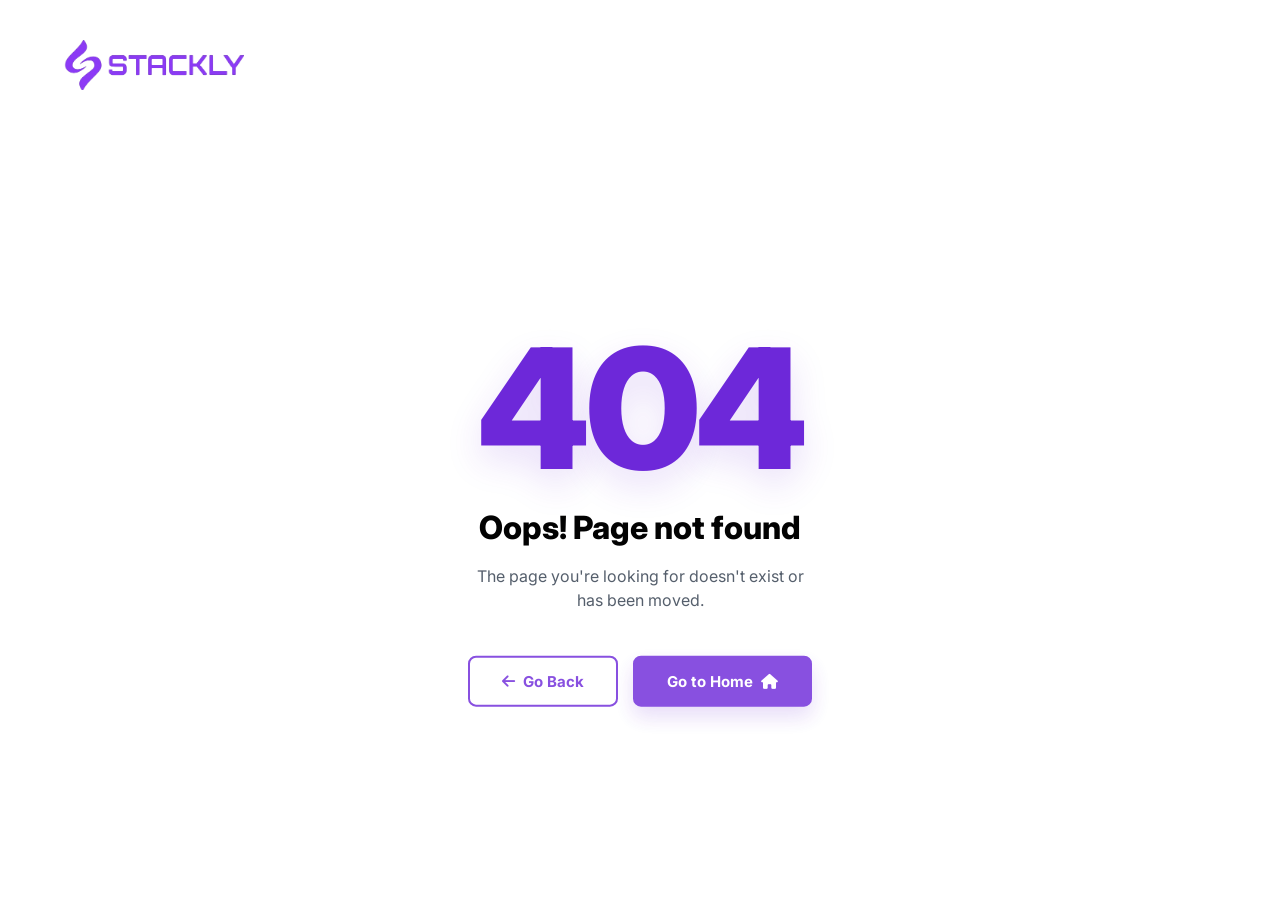
<file: 404page.html>
<!DOCTYPE html>
<html lang="en">

<head>
    <meta charset="UTF-8">
    <meta name="viewport" content="width=device-width, initial-scale=1.0">
    <title>404 - Page Not Found | StacklyBank</title>


    <link rel="stylesheet" href="https://cdnjs.cloudflare.com/ajax/libs/font-awesome/6.4.0/css/all.min.css">


    <link href="https://fonts.googleapis.com/css2?family=Inter:wght@400;500;700;800;900&display=swap" rel="stylesheet">


    <script src="https://cdnjs.cloudflare.com/ajax/libs/gsap/3.12.2/gsap.min.js"></script>


    <style>
        * {
            margin: 0;
            padding: 0;
            box-sizing: border-box;
            font-family: 'Inter', sans-serif;
        }

        body {
            background-color: #FFFFFF;
            color: #111827;
            min-height: 100vh;
            display: flex;
            flex-direction: column;
            overflow-x: hidden;
        }


        .error-header {
            padding: 40px 5%;
            width: 100%;
        }

        .logo-container {
            display: flex;
            align-items: center;
            gap: 10px;
            text-decoration: none;
        }

        .logo-container img {
            width: 180px;
        }


        .logo-icon {
            width: 35px;
            height: 35px;
            color: #7A3FF3;
        }

        .logo-text {
            font-size: 24px;
            font-weight: 900;
            color: #6D28D9;
            letter-spacing: 1px;
            text-transform: uppercase;
        }


        .error-main {
            flex: 1;
            display: flex;
            flex-direction: column;
            justify-content: center;
            align-items: center;
            text-align: center;
            padding: 20px 5%;
        }


        .error-code {

            font-size: clamp(80px, 15vw, 160px);
            font-weight: 900;
            color: #6D28D9;
            line-height: 1;
            margin-bottom: 20px;
            letter-spacing: -5px;
            text-shadow: 0 15px 35px rgba(109, 40, 217, 0.15);
        }

        .error-title {
            font-size: clamp(24px, 4vw, 32px);
            font-weight: 800;
            color: #000000;
            margin-bottom: 15px;
        }

        .error-desc {
            font-size: 16px;
            color: #4B5563;
            max-width: 350px;
            line-height: 1.5;
            margin-bottom: 40px;
        }


        .error-actions {
            display: flex;
            gap: 15px;
            align-items: center;
            justify-content: center;
        }


        .btn-home {
            background-color: #6D28D9;
            color: #FFFFFF;
            padding: 14px 32px;
            border-radius: 8px;
            font-size: 15px;
            font-weight: 700;
            text-decoration: none;
            display: inline-flex;
            align-items: center;
            gap: 8px;
            transition: all 0.3s ease;
            box-shadow: 0 10px 20px rgba(109, 40, 217, 0.2);
            border: 2px solid #6D28D9;
        }

        .btn-home:hover {
            background-color: #5B21B6;
            border-color: #5B21B6;
            transform: translateY(-3px);
            box-shadow: 0 15px 25px rgba(109, 40, 217, 0.3);
        }


        .btn-back {
            background-color: #FFFFFF;
            color: #6D28D9;
            padding: 14px 32px;
            border-radius: 8px;
            font-size: 15px;
            font-weight: 700;
            text-decoration: none;
            display: inline-flex;
            align-items: center;
            gap: 8px;
            transition: all 0.3s ease;
            border: 2px solid #6D28D9;
            cursor: pointer;
        }

        .btn-back:hover {
            background-color: #F5F3FF;
            transform: translateY(-3px);
            box-shadow: 0 10px 20px rgba(109, 40, 217, 0.1);
        }


        @media screen and (max-width: 576px) {
            .error-header {
                padding: 30px 20px;
                display: flex;
                justify-content: center;
            }

            .error-actions {
                flex-direction: column;
                width: 100%;
                max-width: 300px;
            }

            .btn-home,
            .btn-back {
                width: 100%;
                justify-content: center;
            }
        }
    </style>
</head>

<body>


    <header class="error-header gsap-logo">
        <a href="index.html" class="logo-container">
            <img src="./asset/Violetlogo.webp" alt="logo">
        </a>
    </header>


    <main class="error-main">
        <h1 class="error-code">404</h1>
        <h2 class="error-title gsap-content">Oops! Page not found</h2>
        <p class="error-desc gsap-content">
            The page you're looking for doesn't exist or has been moved.
        </p>

        <div class="error-actions gsap-content">

            <button class="btn-back" onclick="goBack()">
                <i class="fa-solid fa-arrow-left"></i> Go Back
            </button>


            <a href="index.html" class="btn-home">
                Go to Home <i class="fa-solid fa-house"></i>
            </a>
        </div>
    </main>


    <script>

        function goBack() {
            window.history.back(); 
        }


        document.addEventListener("DOMContentLoaded", (event) => {


            gsap.from(".gsap-logo", {
                y: -30,
                opacity: 0,
                duration: 1,
                ease: "power3.out"
            });


            gsap.from(".error-code", {
                scale: 0,
                opacity: 0,
                duration: 1.2,
                ease: "back.out(1.5)",
                delay: 0.2
            });


            gsap.to(".error-code", {
                y: -15,
                duration: 2,
                ease: "sine.inOut",
                yoyo: true,
                repeat: -1,
                delay: 1.4
            });


            gsap.from(".gsap-content", {
                y: 30,
                opacity: 0,
                duration: 0.8,
                stagger: 0.15,
                ease: "power2.out",
                delay: 0.5
            });

        });
    </script>
</body>

</html>
</file>
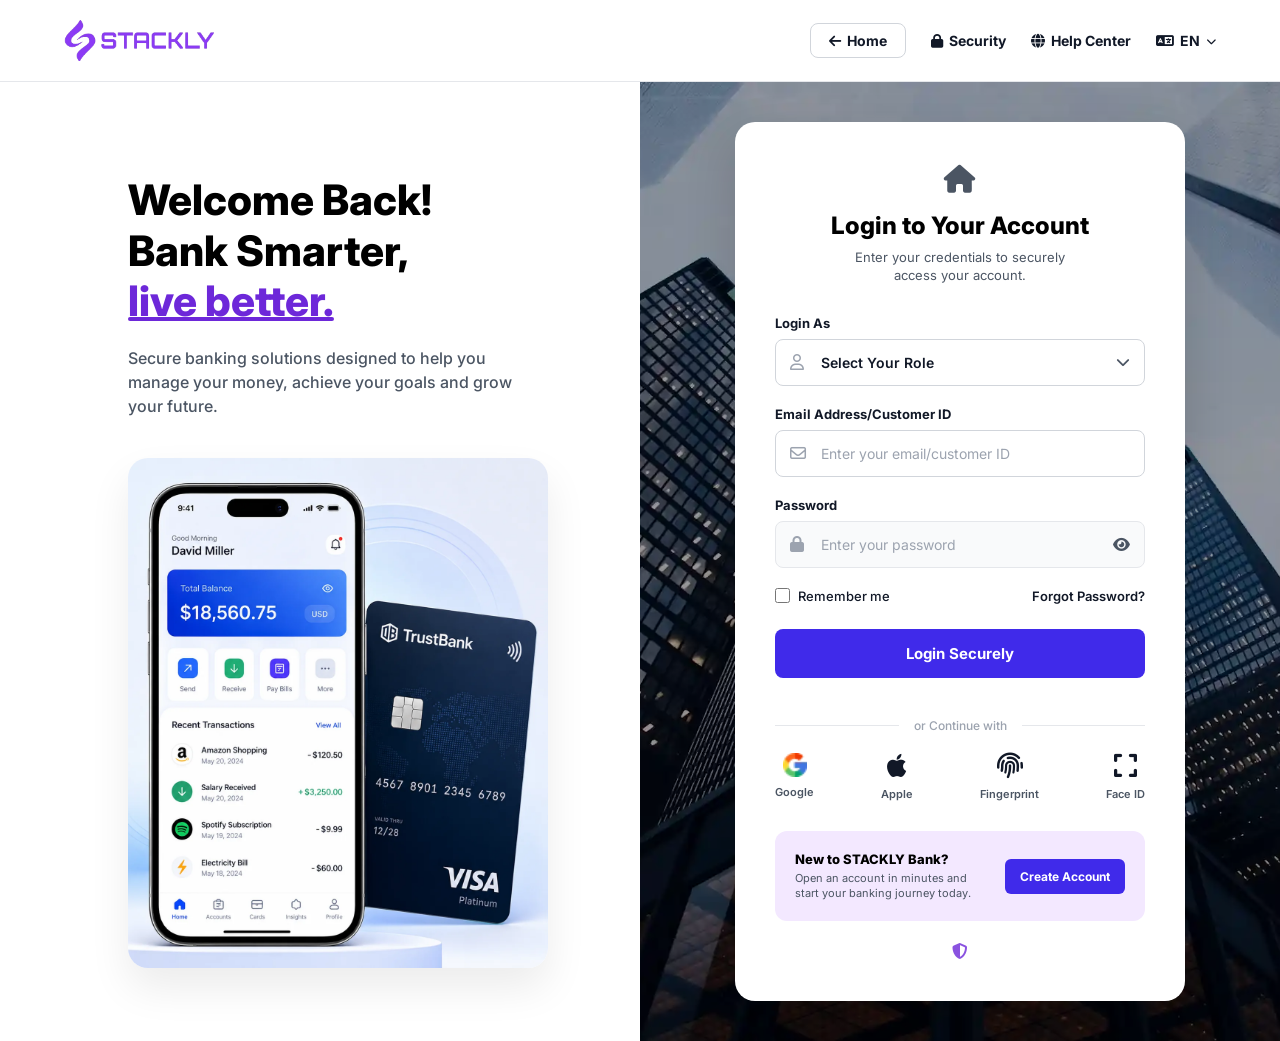
<file: login.html>
<!DOCTYPE html>
<html lang="en">

<head>
    <meta charset="UTF-8">
    <meta name="viewport" content="width=device-width, initial-scale=1.0">
    <title>Login | STACKLY Bank</title>


    <link href="https://fonts.googleapis.com/css2?family=Inter:wght@400;500;600;700;800;900&display=swap"
        rel="stylesheet">


    <link rel="stylesheet" href="https://cdnjs.cloudflare.com/ajax/libs/font-awesome/6.4.0/css/all.min.css">


    <script src="https://cdnjs.cloudflare.com/ajax/libs/gsap/3.12.2/gsap.min.js"></script>

    <style>
        * {
            margin: 0;
            padding: 0;
            box-sizing: border-box;
            font-family: 'Inter', sans-serif;
        }

        body {
            background-color: #FFFFFF;
            color: #111827;
            overflow-x: hidden;
        }


        .navbar {
            display: flex;
            justify-content: space-between;
            align-items: center;
            padding: 20px 5%;
            border-bottom: 1px solid #E5E7EB;
            background: #FFF;
            position: relative;
            z-index: 10;
        }

        .logo {
            display: flex;
            align-items: center;
            gap: 8px;
            text-decoration: none;
        }

        .logo img {
            width: 150px;
        }

        .logo-icon {
            width: 30px;
            height: 30px;
            color: #7A3FF3;
        }

        .logo-text {
            font-size: 22px;
            font-weight: 900;
            color: #6D28D9;
            letter-spacing: 1px;
            text-transform: uppercase;
        }

        .nav-right {
            display: flex;
            align-items: center;
            gap: 25px;
        }

        .nav-link {
            font-size: 14px;
            font-weight: 700;
            color: #111827;
            text-decoration: none;
            display: flex;
            align-items: center;
            gap: 6px;
            transition: color 0.3s;
        }

        .nav-link:hover {
            color: #6D28D9;
        }


        .main-wrapper {
            display: flex;
            min-height: calc(100vh - 75px);
            width: 100%;
        }


        .left-col {
            width: 50%;
            padding: 60px 5% 40px 10%;
            display: flex;
            flex-direction: column;
            justify-content: center;
            background: #FFF;
        }

        .left-title {
            font-size: 42px;
            font-weight: 800;
            line-height: 1.2;
            margin-bottom: 20px;
            color: #000;
        }

        .purple-underline {
            color: #6D28D9;
            position: relative;
            display: inline-block;
        }

        .purple-underline::after {
            content: '';
            position: absolute;
            left: 0;
            bottom: 5px;
            width: 100%;
            height: 4px;
            background-color: #6D28D9;
            border-radius: 2px;
        }

        .left-subtitle {
            font-size: 16px;
            color: #4B5563;
            font-weight: 500;
            margin-bottom: 40px;
            max-width: 400px;
            line-height: 1.5;
        }

        .app-mockup {
            width: 100%;
            max-width: 420px;
            border-radius: 20px;
            box-shadow: 0 20px 40px rgba(0, 0, 0, 0.08);
            transition: transform 0.5s ease;
        }

        .app-mockup:hover {
            transform: translateY(-10px);
        }


        .right-col {
            width: 50%;
            position: relative;
            display: flex;
            justify-content: center;
            align-items: center;
            padding: 40px;

            background-image: url('./asset/image4.webp');
            background-size: cover;
            background-position: center;
        }


        .right-col::before {
            content: '';
            position: absolute;
            top: 0;
            left: 0;
            width: 100%;
            height: 100%;
            background: rgba(0, 4, 15, 0.4);
        }

        .login-card {
            width: 100%;
            max-width: 450px;
            background-color: #FFFFFF;
            border-radius: 20px;
            padding: 40px;
            box-shadow: 0 20px 50px rgba(0, 0, 0, 0.15);
            position: relative;
            z-index: 2;
        }


        .card-header-icon {
            text-align: center;
            font-size: 28px;
            color: #4B5563;
            margin-bottom: 15px;
        }

        .form-header {
            text-align: center;
            margin-bottom: 30px;
        }

        .form-header h2 {
            font-size: 24px;
            font-weight: 800;
            color: #000;
            margin-bottom: 8px;
        }

        .form-header p {
            font-size: 13px;
            color: #4B5563;
            line-height: 1.4;
            max-width: 250px;
            margin: 0 auto;
        }


        .input-group {
            margin-bottom: 20px;
            position: relative;
        }

        .input-group label {
            display: block;
            font-size: 13px;
            font-weight: 700;
            margin-bottom: 8px;
            color: #111827;
        }

        .input-wrapper {
            position: relative;
        }

        .input-wrapper i.left-icon {
            position: absolute;
            left: 15px;
            top: 50%;
            transform: translateY(-50%);
            color: #9CA3AF;
            font-size: 16px;
        }

        .input-box {
            width: 100%;
            border: 1px solid #D1D5DB;
            padding: 14px 15px 14px 45px;
            border-radius: 8px;
            font-size: 14px;
            outline: none;
            transition: 0.3s;
            color: #111827;
            background: #FFF;
        }

        .input-box:focus {
            border-color: #6D28D9;
            box-shadow: 0 0 0 3px rgba(109, 40, 217, 0.1);
        }

        .input-box::placeholder {
            color: #9CA3AF;
        }


        .input-wrapper.gray-bg .input-box {
            background-color: #F9FAFB;
            border-color: #E5E7EB;
        }

        .input-wrapper.gray-bg .input-box:focus {
            border-color: #6D28D9;
            background-color: #FFF;
        }


        select.input-box {
            appearance: none;
            cursor: pointer;
            font-weight: 600;
        }

        .input-wrapper i.right-icon {
            position: absolute;
            right: 15px;
            top: 50%;
            transform: translateY(-50%);
            color: #4B5563;
            font-size: 14px;
            pointer-events: none;
        }

        .pwd-eye {
            position: absolute;
            right: 15px;
            top: 50%;
            transform: translateY(-50%);
            color: #4B5563;
            cursor: pointer;
            font-size: 15px;
            transition: 0.3s;
        }

        .pwd-eye:hover {
            color: #6D28D9;
        }


        .input-box.error {
            border-color: #EF4444 !important;
            background-color: #FEF2F2 !important;
        }

        .error-msg {
            color: #EF4444;
            font-size: 12px;
            font-weight: 600;
            margin-top: 5px;
            display: none;
        }


        .login-options {
            display: flex;
            justify-content: space-between;
            align-items: center;
            margin-bottom: 25px;
        }

        .checkbox-group {
            display: flex;
            align-items: center;
            gap: 8px;
        }

        .checkbox-group input {
            width: 15px;
            height: 15px;
            cursor: pointer;
            accent-color: #6D28D9;
        }

        .checkbox-group label {
            font-size: 13px;
            color: #111827;
            cursor: pointer;
            font-weight: 500;
        }

        .forgot-link {
            font-size: 13px;
            color: #111827;
            text-decoration: none;
            font-weight: 600;
            transition: 0.3s;
        }

        .forgot-link:hover {
            color: #6D28D9;
            text-decoration: underline;
        }


        .btn-submit {
            width: 100%;
            background-color: #402AEA;

            color: #FFF;
            padding: 15px;
            border: none;
            border-radius: 8px;
            font-size: 15px;
            font-weight: 700;
            cursor: pointer;
            transition: 0.3s;
            margin-bottom: 20px;
        }

        .btn-submit:hover {
            background-color: #3B0764;
            transform: translateY(-2px);
            box-shadow: 0 8px 20px rgba(76, 29, 149, 0.3);
        }


        .divider {
            display: flex;
            align-items: center;
            text-align: center;
            margin: 20px 0;
            color: #9CA3AF;
            font-size: 12px;
            font-weight: 500;
        }

        .divider::before,
        .divider::after {
            content: '';
            flex: 1;
            border-bottom: 1px solid #E5E7EB;
        }

        .divider:not(:empty)::before {
            margin-right: 15px;
        }

        .divider:not(:empty)::after {
            margin-left: 15px;
        }


        .social-grid {
            display: flex;
            justify-content: space-between;
            margin-bottom: 30px;
        }

        .social-item {
            display: flex;
            flex-direction: column;
            align-items: center;
            gap: 8px;
            cursor: pointer;
            transition: 0.3s;
        }

        .social-item:hover {
            transform: translateY(-3px);
        }

        .social-item img {
            width: 24px;
            height: 24px;
            object-fit: contain;
        }

        .social-item i {
            font-size: 26px;
            color: #111827;
        }

        .social-item span {
            font-size: 11px;
            color: #4B5563;
            font-weight: 600;
        }


        .create-acc-box {
            background-color: #F3E8FF;

            border-radius: 12px;
            padding: 20px;
            display: flex;
            justify-content: space-between;
            align-items: center;
            gap: 15px;
        }

        .create-text h4 {
            font-size: 13px;
            color: #000;
            font-weight: 800;
            margin-bottom: 4px;
        }

        .create-text p {
            font-size: 11px;
            color: #4B5563;
            line-height: 1.4;
        }

        .btn-create {
            background-color: #402AEA;
            color: #FFF;
            padding: 10px 15px;
            border-radius: 6px;
            font-size: 12px;
            font-weight: 700;
            text-decoration: none;
            white-space: nowrap;
            transition: 0.3s;
        }

        .btn-create:hover {
            background-color: #3B0764;
        }

        .bottom-lock {
            text-align: center;
            margin-top: 20px;
            color: #6D28D9;
            font-size: 16px;
            opacity: 0.8;
        }


        @media screen and (max-width: 992px) {
            .main-wrapper {
                flex-direction: column-reverse;
            }


            .left-col,
            .right-col {
                width: 100%;
                padding: 40px 5%;
            }

            .left-col {
                align-items: center;
                text-align: center;
            }

            .left-subtitle {
                max-width: 100%;
            }

            .right-col::before {
                display: none;
            }


            .right-col {
                background: none;
            }


            .login-card {
                box-shadow: 0 10px 30px rgba(0, 0, 0, 0.1);
                border: 1px solid #E5E7EB;
            }
        }


        @media screen and (max-width: 576px) {
            .navbar {
                flex-wrap: wrap;
                justify-content: center;
                gap: 15px;
                padding: 15px 5%;
            }

            .nav-right {
                width: 100%;
                justify-content: center;
                gap: 12px;

                flex-wrap: wrap;

            }

            .nav-link {
                display: flex;
                font-size: 13px;
                white-space: nowrap;

            }

            .btn-home-nav {
                padding: 6px 12px;

                font-size: 13px;
            }

            .left-title {
                font-size: 32px;
            }

            .login-card {
                padding: 30px 20px;
            }

            .social-grid {
                flex-wrap: wrap;
                justify-content: center;
                gap: 20px;
            }

            .create-acc-box {
                flex-direction: column;
                text-align: center;
            }
        }


        .btn-home-nav {
            border: 1px solid #D1D5DB;
            padding: 8px 18px;
            border-radius: 8px;
            text-decoration: none;
            color: #111827;
            font-weight: 700;
            font-size: 14px;
            display: flex;
            align-items: center;
            gap: 6px;
            transition: all 0.3s ease;
        }

        .btn-home-nav:hover {
            background-color: #F9FAFB;
            border-color: #6D28D9;

            color: #6D28D9;
        }

        a{
            text-decoration: none;
        }
    </style>
</head>

<body>


    <header class="navbar">
        <a href="index.html" class="logo">
            <img src="./asset/Violetlogo.webp" alt="logo">
        </a>
        <div class="nav-right">

            <a href="index.html" class="btn-home-nav">
                <i class="fa-solid fa-arrow-left"></i> Home
            </a>

            <a href="404page.html" class="nav-link"><i class="fa-solid fa-lock"></i> Security</a>
            <a href="404page.html" class="nav-link"><i class="fa-solid fa-globe"></i> Help Center</a>
            <a href="404page.html" class="nav-link"><i class="fa-solid fa-language"></i> EN <i class="fa-solid fa-chevron-down"
                    style="font-size:10px;"></i></a>
        </div>
    </header>


    <main class="main-wrapper">


        <div class="left-col gsap-left">
            <h1 class="left-title">Welcome Back!<br>Bank Smarter,<br><span class="purple-underline">live better.</span>
            </h1>
            <p class="left-subtitle">Secure banking solutions designed to help you manage your money, achieve your goals
                and grow your future.</p>


            <img src="./asset/image1.webp" alt="App Mockup" class="app-mockup">
        </div>


        <div class="right-col gsap-right">
            <div class="login-card">

                <div class="card-header-icon"><i class="fa-solid fa-house"></i></div>
                <div class="form-header">
                    <h2>Login to Your Account</h2>
                    <p>Enter your credentials to securely access your account.</p>
                </div>

                <form id="loginForm" novalidate>


                    <div class="input-group">
                        <label>Login As</label>
                        <div class="input-wrapper" id="roleWrap">
                            <i class="fa-regular fa-user left-icon"></i>
                            <select id="userRole" class="input-box">
                                <option value="" disabled selected>Select Your Role</option>
                                <option value="finance">Finance Manager</option>
                                <option value="business">Business Owner</option>
                            </select>
                            <i class="fa-solid fa-chevron-down right-icon"></i>
                        </div>
                        <span class="error-msg" id="err-role">Please select your role to login.</span>
                    </div>


                    <div class="input-group">
                        <label>Email Address/Customer ID</label>
                        <div class="input-wrapper">
                            <i class="fa-regular fa-envelope left-icon"></i>
                            <input type="email" class="input-box" id="email" placeholder="Enter your email/customer ID">
                        </div>
                        <span class="error-msg">Please enter a valid email address.</span>
                    </div>


                    <div class="input-group">
                        <label>Password</label>
                        <div class="input-wrapper gray-bg">
                            <i class="fa-solid fa-lock left-icon"></i>
                            <input type="password" class="input-box" id="pwd" placeholder="Enter your password">
                            <i class="fa-solid fa-eye pwd-eye" onclick="togglePwd('pwd', this)"></i>
                        </div>

                        <span class="error-msg">Password must be at least 6 characters long.</span>
                    </div>


                    <div class="login-options">
                        <div class="checkbox-group">
                            <input type="checkbox" id="remember">
                            <label for="remember">Remember me</label>
                        </div>
                        <a href="404page.html" class="forgot-link">Forgot Password?</a>
                    </div>


                    <button type="submit" class="btn-submit">Login Securely</button>

                    <div class="divider">or Continue with</div>


                    <div class="social-grid">
                        <a href="404page.html" class="social-item">
                            <img src="./asset/image2.webp" alt="Google">
                            <span>Google</span>
                        </a>
                        <a href="404page.html" class="social-item">
                            <i class="fa-brands fa-apple"></i>
                            <span>Apple</span>
                        </a>
                        <a href="404page.html" class="social-item">
                            <i class="fa-solid fa-fingerprint"></i>
                            <span>Fingerprint</span>
                        </a>
                        <a href="404page.html" class="social-item">
                            <i class="fa-solid fa-expand"></i>
                            <span>Face ID</span>
                        </a>
                    </div>


                    <div class="create-acc-box">
                        <div class="create-text">
                            <h4>New to STACKLY Bank?</h4>
                            <p>Open an account in minutes and start your banking journey today.</p>
                        </div>
                        <a href="signup.html" class="btn-create">Create Account</a>
                    </div>

                    <div class="bottom-lock">
                        <i class="fa-solid fa-shield-halved"></i>
                    </div>

                </form>
            </div>
        </div>
    </main>

    <script>

        document.addEventListener("DOMContentLoaded", () => {

            gsap.fromTo(".gsap-left",
                { x: -100, opacity: 0, scale: 0.95 },
                { x: 0, opacity: 1, scale: 1, duration: 1, ease: "power3.out" }
            );


            gsap.fromTo(".gsap-right",
                { x: 100, opacity: 0, scale: 0.95 },
                { x: 0, opacity: 1, scale: 1, duration: 1, ease: "power3.out", delay: 0.2 }
            );
        });


        function togglePwd(id, icon) {
            let input = document.getElementById(id);
            if (input.type === "password") {
                input.type = "text";
                icon.classList.remove("fa-eye");
                icon.classList.add("fa-eye-slash");
            } else {
                input.type = "password";
                icon.classList.remove("fa-eye-slash");
                icon.classList.add("fa-eye");
            }
        }


        function showError(input, message) {
            input.classList.add('error');
            let parent = input.closest('.input-group') || input.parentElement;
            let errorSpan = parent.querySelector('.error-msg');
            if (errorSpan) {
                errorSpan.innerText = message;
                errorSpan.style.display = 'block';
            }
        }

        function clearError(input) {
            input.classList.remove('error');
            let parent = input.closest('.input-group') || input.parentElement;
            let errorSpan = parent.querySelector('.error-msg');
            if (errorSpan) {
                errorSpan.style.display = 'none';
            }
        }

        const form = document.getElementById('loginForm');
        form.addEventListener('submit', function (e) {
            e.preventDefault();
            let isValid = true;


            const role = document.getElementById('userRole');
            const roleWrap = document.getElementById('roleWrap');
            if (role.value === "") {
                role.classList.add('error');
                document.getElementById('err-role').style.display = 'block';
                isValid = false;
            } else {
                role.classList.remove('error');
                document.getElementById('err-role').style.display = 'none';
            }


            const email = document.getElementById('email');
            const emailRegex = /^[^\s@]+@[^\s@]+\.[^\s@]+$/;
            if (email.value.trim() === "") {
                showError(email, "Email Address/Customer ID is required.");
                isValid = false;
            } else if (!emailRegex.test(email.value)) {
                showError(email, "Please enter a valid email address.");
                isValid = false;
            }


            const pwd = document.getElementById('pwd');
            if (pwd.value.trim() === "") {
                showError(pwd, "Password is required.");
                isValid = false;
            } else if (pwd.value.length < 6) {

                showError(pwd, "Password must be at least 6 characters long.");
                isValid = false;
            }


            if (isValid) {
                const selectedRole = role.value;


                localStorage.setItem('userEmail', email.value);

                if (selectedRole === 'finance') {
                    window.location.href = 'Finance-dashboard.html';
                } else if (selectedRole === 'business') {
                    window.location.href = 'business-dashboard.html';
                }
            }
        });


        document.querySelectorAll('input, select').forEach(input => {
            input.addEventListener('input', () => { clearError(input); });
            input.addEventListener('change', () => { clearError(input); });
        });

    </script>
</body>

</html>
</file>
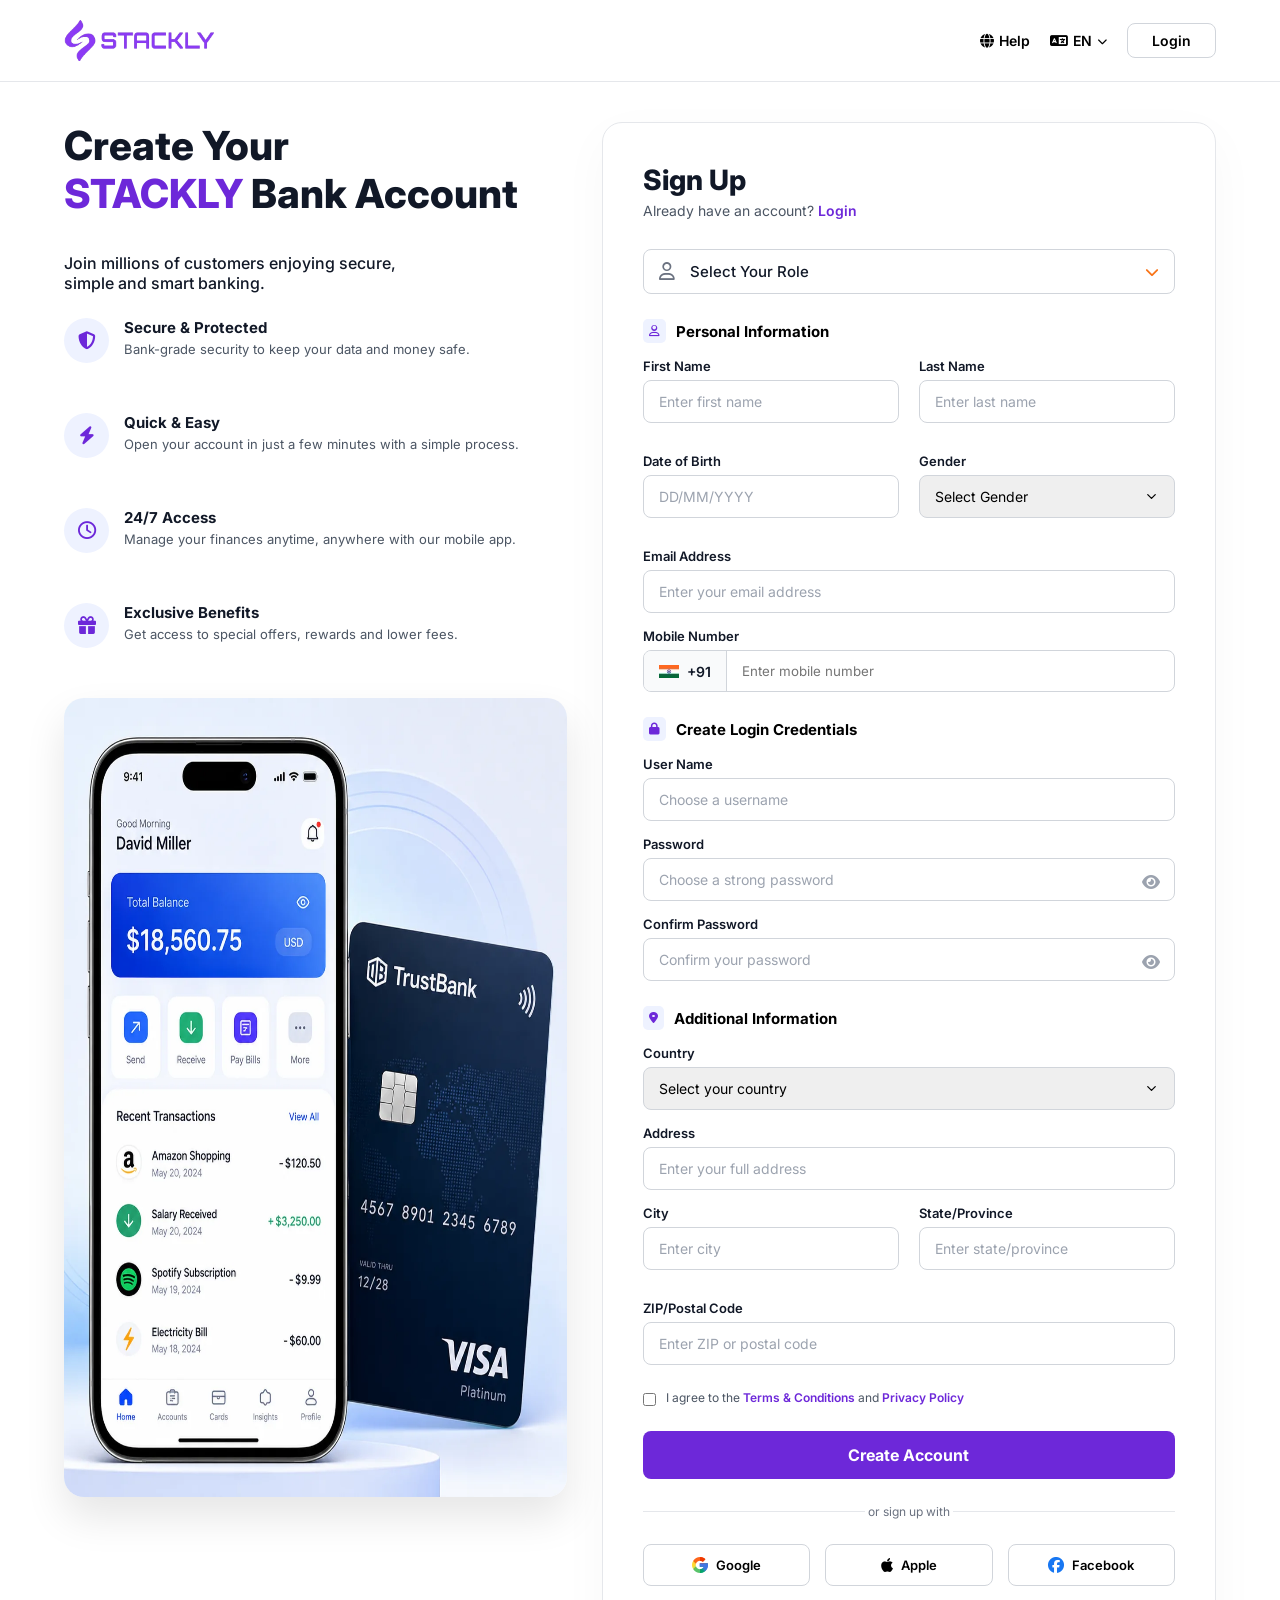
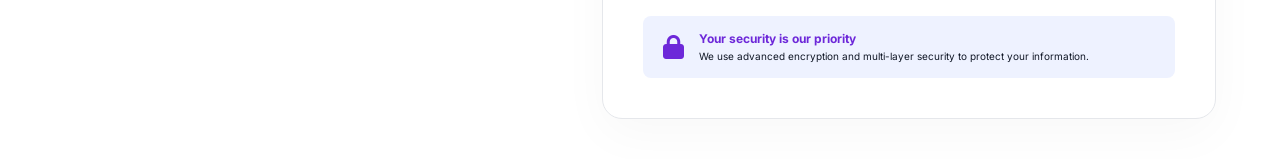
<file: signup.html>
<!DOCTYPE html>
<html lang="en">

<head>
    <meta charset="UTF-8">
    <meta name="viewport" content="width=device-width, initial-scale=1.0">
    <title>Sign Up | STACKLY Bank</title>


    <link href="https://fonts.googleapis.com/css2?family=Inter:wght@400;500;600;700;800;900&display=swap"
        rel="stylesheet">


    <link rel="stylesheet" href="https://cdnjs.cloudflare.com/ajax/libs/font-awesome/6.4.0/css/all.min.css">


    <script src="https://cdnjs.cloudflare.com/ajax/libs/gsap/3.12.2/gsap.min.js"></script>

    <style>
        * {
            margin: 0;
            padding: 0;
            box-sizing: border-box;
            font-family: 'Inter', sans-serif;
        }

        body {
            background-color: #FFFFFF;
            color: #111827;
            overflow-x: hidden;
        }


        .navbar {
            display: flex;
            justify-content: space-between;
            align-items: center;
            padding: 20px 5%;
            border-bottom: 1px solid #E5E7EB;
        }

        .logo {
            display: flex;
            align-items: center;
            gap: 8px;
            text-decoration: none;
        }

        .logo img {
            width: 150px;
        }

        .logo-icon {
            width: 30px;
            height: 30px;
            color: #7A3FF3;
        }

        .logo-text {
            font-size: 22px;
            font-weight: 900;
            color: #6D28D9;
            letter-spacing: 1px;
        }

        .nav-right {
            display: flex;
            align-items: center;
            gap: 20px;
        }

        .nav-link {
            font-size: 14px;
            font-weight: 600;
            color: #000;
            text-decoration: none;
            display: flex;
            align-items: center;
            gap: 5px;
        }

        .nav-link:hover {
            color: #6D28D9;
        }

        .btn-login {
            border: 1px solid #D1D5DB;
            padding: 8px 24px;
            border-radius: 8px;
            text-decoration: none;
            color: #000;
            font-weight: 600;
            font-size: 14px;
            transition: 0.3s;
        }

        .btn-login:hover {
            background-color: #F3F4F6;
        }


        .main-container {
            display: flex;
            max-width: 1400px;
            margin: 0 auto;
            padding: 40px 5%;
            gap: 35px;
        }


        .left-panel {
            width: 45%;
        }

        .left-title {
            font-size: 40px;
            font-weight: 800;
            line-height: 1.2;
            margin-bottom: 35px;
        }

        .left-title span {
            color: #6D28D9;
        }

        .left-subtitle {
            font-size: 16px;
            color: #111827;
            font-weight: 500;
            margin-bottom: 25px;
            max-width: 350px;
        }

        .feature-list {
            display: flex;
            flex-direction: column;
            gap: 50px;
            margin-bottom: 50px;
        }

        .feature-item {
            display: flex;
            gap: 15px;
            align-items: flex-start;
        }

        .feat-icon {
            width: 45px;
            height: 45px;
            background-color: #EEF2FF;
            color: #6D28D9;
            border-radius: 50%;
            display: flex;
            justify-content: center;
            align-items: center;
            font-size: 18px;
            flex-shrink: 0;
            transition: all 0.5s ease;
        }

        .feature-item:hover .feat-icon {
            transform: rotate(360deg);
            background-color: #6D28D9;
            color: #FFF;
            box-shadow: 0 10px 20px rgba(109, 40, 217, 0.4);
        }

        .feat-text h4 {
            font-size: 15px;
            font-weight: 700;
            margin-bottom: 3px;
        }

        .feat-text p {
            font-size: 13px;
            color: #4B5563;
            line-height: 1.4;
        }

        .app-mockup {
            width: 100%;
            height: 50%;
            max-width: 520px;
            border-radius: 20px;
            box-shadow: 0 20px 40px rgba(0, 0, 0, 0.1);
        }


        .right-panel {
            width: 55%;
        }

        .form-card {
            border: 1px solid #E5E7EB;
            border-radius: 20px;
            padding: 40px;
            box-shadow: 0 15px 50px rgba(0, 0, 0, 0.03);
        }

        .form-header h2 {
            font-size: 28px;
            font-weight: 800;
            margin-bottom: 5px;
        }

        .form-header p {
            font-size: 14px;
            color: #4B5563;
            margin-bottom: 30px;
        }

        .form-header a {
            color: #6D28D9;
            text-decoration: none;
            font-weight: 600;
        }


        .role-wrapper {
            margin-bottom: 25px;
        }

        .role-select-box {
            position: relative;
            display: flex;
            align-items: center;
            border: 1px solid #D1D5DB;
            border-radius: 8px;
            padding: 12px 15px;
            cursor: pointer;
            transition: 0.3s;
        }

        .role-select-box:hover {
            border-color: #6D28D9;
            box-shadow: 0 5px 15px rgba(109, 40, 217, 0.1);
        }

        .role-select-box.error {
            border-color: #EF4444;
            background-color: #FEF2F2;
        }

        .role-select-box i.left-icon {
            color: #6B7280;
            font-size: 18px;
            margin-right: 15px;
        }

        .role-select-box select {
            flex: 1;
            border: none;
            outline: none;
            font-size: 15px;
            font-weight: 500;
            color: #111827;
            background: transparent;
            cursor: pointer;
            appearance: none;
            -webkit-appearance: none;
        }

        .role-select-box i.right-icon {
            color: #F97316;
            font-size: 14px;
            position: absolute;
            right: 15px;
            pointer-events: none;
        }

        .section-title {
            display: flex;
            align-items: center;
            gap: 10px;
            font-size: 15px;
            font-weight: 700;
            margin: 25px 0 15px;
            color: #000;
        }

        .section-title i {
            background-color: #EEF2FF;
            color: #6D28D9;
            padding: 6px;
            border-radius: 5px;
            font-size: 12px;
        }


        .input-row {
            display: flex;
            gap: 20px;
            margin-bottom: 15px;
        }

        .input-group {
            flex: 1;
            position: relative;
        }

        .input-group label {
            display: block;
            font-size: 13px;
            font-weight: 600;
            margin-bottom: 6px;
            color: #111827;
        }

        .input-box {
            width: 100%;
            border: 1px solid #D1D5DB;
            padding: 12px 15px;
            border-radius: 8px;
            font-size: 14px;
            outline: none;
            transition: 0.3s;
        }

        .input-box:focus {
            border-color: #6D28D9;
            box-shadow: 0 0 0 3px rgba(109, 40, 217, 0.1);
        }

        .input-box::placeholder {
            color: #9CA3AF;
        }


        .input-box.error {
            border-color: #EF4444;
            background-color: #FEF2F2;
        }

        .error-msg {
            color: #EF4444;
            font-size: 12px;
            font-weight: 500;
            margin-top: 5px;
            display: none;
        }


        .mobile-wrapper {
            display: flex;
            border: 1px solid #D1D5DB;
            border-radius: 8px;
            overflow: hidden;
            transition: 0.3s;
        }

        .mobile-wrapper:focus-within {
            border-color: #6D28D9;
            box-shadow: 0 0 0 3px rgba(109, 40, 217, 0.1);
        }

        .mobile-wrapper.error {
            border-color: #EF4444;
            background-color: #FEF2F2;
        }

        .country-code {
            background-color: #F9FAFB;
            padding: 0 15px;
            display: flex;
            align-items: center;
            gap: 8px;
            border-right: 1px solid #D1D5DB;
            font-size: 14px;
            font-weight: 600;
        }

        .country-code img {
            width: 20px;
        }

        .mobile-wrapper input {
            border: none;
            flex: 1;
            padding: 12px 15px;
            outline: none;
            background: transparent;
        }


        select.input-box {
            appearance: none;
            -webkit-appearance: none;
            background-image: url("data:image/svg+xml;charset=UTF-8,%3csvg xmlns='http://www.w3.org/2000/svg' viewBox='0 0 24 24' fill='none' stroke='currentColor' stroke-width='2' stroke-linecap='round' stroke-linejoin='round'%3e%3cpolyline points='6 9 12 15 18 9'%3e%3c/polyline%3e%3c/svg%3e");
            background-repeat: no-repeat;
            background-position: right 15px center;
            background-size: 15px;
        }


        .pwd-wrapper {
            position: relative;
        }

        .pwd-wrapper i {
            position: absolute;
            right: 15px;
            top: 38px;
            color: #9CA3AF;
            cursor: pointer;
        }


        .checkbox-group {
            display: flex;
            align-items: flex-start;
            gap: 10px;
            margin: 25px 0;
        }

        .checkbox-group input {
            margin-top: 3px;
            cursor: pointer;
        }

        .checkbox-group label {
            font-size: 12px;
            color: #4B5563;
        }

        .checkbox-group a {
            color: #6D28D9;
            text-decoration: none;
            font-weight: 600;
        }


        .btn-submit {
            width: 100%;
            background-color: #6D28D9;
            color: #FFF;
            padding: 14px;
            border: none;
            border-radius: 8px;
            font-size: 16px;
            font-weight: 700;
            cursor: pointer;
            transition: 0.3s;
        }

        .btn-submit:hover {
            background-color: #5B21B6;
            transform: translateY(-2px);
            box-shadow: 0 10px 20px rgba(109, 40, 217, 0.2);
        }


        .divider {
            display: flex;
            align-items: center;
            text-align: center;
            margin: 25px 0;
            color: #6B7280;
            font-size: 12px;
        }

        .divider::before,
        .divider::after {
            content: '';
            flex: 1;
            border-bottom: 1px solid #E5E7EB;
        }

        .divider:not(:empty)::before {
            margin-right: .25em;
        }

        .divider:not(:empty)::after {
            margin-left: .25em;
        }


        .social-btns {
            display: flex;
            gap: 15px;
            margin-bottom: 30px;
        }

        .btn-social {
            flex: 1;
            display: flex;
            justify-content: center;
            align-items: center;
            gap: 8px;
            padding: 12px;
            border: 1px solid #D1D5DB;
            border-radius: 8px;
            background: #FFF;
            font-size: 13px;
            font-weight: 600;
            cursor: pointer;
            transition: 0.3s;
        }

        .btn-social:hover {
            background-color: #F9FAFB;
            transform: translateY(-3px);
            box-shadow: 0 5px 15px rgba(0, 0, 0, 0.05);
        }


        .security-banner {
            background-color: #EEF2FF;
            border-radius: 8px;
            padding: 15px 20px;
            display: flex;
            gap: 15px;
            align-items: center;
        }

        .sec-icon {
            color: #6D28D9;
            font-size: 24px;
        }

        .sec-text h4 {
            font-size: 12px;
            color: #6D28D9;
            font-weight: 700;
            margin-bottom: 3px;
        }

        .sec-text p {
            font-size: 10px;
            color: #111827;
            line-height: 1.4;
        }



        @media screen and (max-width: 992px) {
            .main-container {
                flex-direction: column-reverse;
                gap: 50px;
            }

            .left-panel,
            .right-panel {
                width: 100%;
            }

            .left-panel {
                text-align: center;
                display: flex;
                flex-direction: column;
                align-items: center;
            }

            .feature-list {
                text-align: left;
                max-width: 500px;
                width: 100%;
            }

            .form-card {
                padding: 30px 20px;
            }
        }

        @media screen and (max-width: 768px) {
            .input-row {
                flex-direction: column;
                gap: 15px;
            }

            .social-btns {
                flex-direction: column;
            }

            .logo-text {
                font-size: 18px;
            }


            .navbar {
                flex-wrap: wrap;
                justify-content: center;
                gap: 15px;
                padding: 15px 5%;
            }

            .nav-right {
                width: 100%;
                justify-content: center;
                gap: 20px;
            }

            .nav-link {
                display: flex;
                font-size: 13px;
            }


        }
    </style>
</head>

<body>


    <header class="navbar">
        <a href="index.html" class="logo">
            <img src="./asset/Violetlogo.webp" alt="logo">
        </a>
        <div class="nav-right">
            <a href="404page.html" class="nav-link"><i class="fa-solid fa-globe"></i> Help</a>
            <a href="404page.html" class="nav-link"><i class="fa-solid fa-language"></i> EN <i class="fa-solid fa-chevron-down"
                    style="font-size:10px;"></i></a>
            <a href="login.html" class="btn-login">Login</a>
        </div>
    </header>
    <main class="main-container">

        <div class="left-panel gsap-left">
            <h1 class="left-title">Create Your<br><span>STACKLY</span> Bank Account</h1>
            <p class="left-subtitle">Join millions of customers enjoying secure, simple and smart banking.</p>

            <div class="feature-list">
                <div class="feature-item">
                    <div class="feat-icon"><i class="fa-solid fa-shield-halved"></i></div>
                    <div class="feat-text">
                        <h4>Secure & Protected</h4>
                        <p>Bank-grade security to keep your data and money safe.</p>
                    </div>
                </div>
                <div class="feature-item">
                    <div class="feat-icon"><i class="fa-solid fa-bolt"></i></div>
                    <div class="feat-text">
                        <h4>Quick & Easy</h4>
                        <p>Open your account in just a few minutes with a simple process.</p>
                    </div>
                </div>
                <div class="feature-item">
                    <div class="feat-icon"><i class="fa-regular fa-clock"></i></div>
                    <div class="feat-text">
                        <h4>24/7 Access</h4>
                        <p>Manage your finances anytime, anywhere with our mobile app.</p>
                    </div>
                </div>
                <div class="feature-item">
                    <div class="feat-icon"><i class="fa-solid fa-gift"></i></div>
                    <div class="feat-text">
                        <h4>Exclusive Benefits</h4>
                        <p>Get access to special offers, rewards and lower fees.</p>
                    </div>
                </div>
            </div>


            <img src="./asset/image1.webp" alt="App Mockup" class="app-mockup">
        </div>


        <div class="right-panel gsap-right">
            <div class="form-card">
                <div class="form-header">
                    <h2>Sign Up</h2>
                    <p>Already have an account? <a href="login.html">Login</a></p>
                </div>

                <form id="signupForm" novalidate>


                    <div class="role-wrapper">
                        <div class="role-select-box" id="roleWrap">
                            <i class="fa-regular fa-user left-icon"></i>
                            <select id="userRole">
                                <option value="" disabled selected>Select Your Role</option>
                                <option value="finance"> Finance Manager</option>
                                <option value="business"> Business Owner</option>
                            </select>
                            <i class="fa-solid fa-chevron-down right-icon"></i>
                        </div>
                        <span class="error-msg" id="err-role">Please select a role to continue.</span>
                    </div>


                    <h3 class="section-title"><i class="fa-regular fa-user"></i> Personal Information</h3>

                    <div class="input-row">
                        <div class="input-group" style="margin-bottom: 15px;">
                            <label>First Name</label>
                            <input type="text" class="input-box" id="fName" placeholder="Enter first name">
                            <span class="error-msg">Numbers/Symbols are not allowed</span>
                        </div>
                        <div class="input-group" style="margin-bottom: 15px;">
                            <label>Last Name</label>
                            <input type="text" class="input-box" id="lName" placeholder="Enter last name">
                            <span class="error-msg">Numbers/Symbols are not allowed</span>
                        </div>
                    </div>

                    <div class="input-row">
                        <div class="input-group" style="margin-bottom: 15px;">
                            <label>Date of Birth</label>
                            <input type="text" class="input-box" id="dob" placeholder="DD/MM/YYYY" maxlength="10">
                            <span class="error-msg">Please enter valid DOB (DD/MM/YYYY)</span>
                        </div>
                        <div class="input-group" style="margin-bottom: 15px;">
                            <label>Gender</label>
                            <select class="input-box" id="gender">
                                <option value="" disabled selected>Select Gender</option>
                                <option value="male">Male</option>
                                <option value="female">Female</option>
                            </select>
                            <span class="error-msg">Please select gender</span>
                        </div>
                    </div>

                    <div class="input-group" style="margin-bottom: 15px;">
                        <label>Email Address</label>
                        <input type="email" class="input-box" id="email" placeholder="Enter your email address">
                        <span class="error-msg">Please enter a valid email</span>
                    </div>

                    <div class="input-group" style="margin-bottom: 15px;">
                        <label>Mobile Number</label>
                        <div class="mobile-wrapper" id="mobileWrap">
                            <div class="country-code">
                                <img src="./asset/image3.webp" alt="IN"> +91
                            </div>
                            <input type="text" id="phone" placeholder="Enter mobile number" maxlength="10">
                        </div>
                        <span class="error-msg" id="err-phone">Letters are not allowed / Required</span>
                    </div>


                    <h3 class="section-title"><i class="fa-solid fa-lock"></i> Create Login Credentials</h3>

                    <div class="input-group" style="margin-bottom: 15px;">
                        <label>User Name</label>
                        <input type="text" class="input-box" id="username" placeholder="Choose a username">
                        <span class="error-msg">Username is required</span>
                    </div>

                    <div class="input-group pwd-wrapper" style="margin-bottom: 15px;">
                        <label>Password</label>
                        <input type="password" class="input-box" id="pwd" placeholder="Choose a strong password">
                        <i class="fa-solid fa-eye" onclick="togglePwd('pwd', this)"></i>
                        <span class="error-msg">Password is required</span>
                    </div>

                    <div class="input-group pwd-wrapper" style="margin-bottom: 15px;">
                        <label>Confirm Password</label>
                        <input type="password" class="input-box" id="cPwd" placeholder="Confirm your password">
                        <i class="fa-solid fa-eye" onclick="togglePwd('cPwd', this)"></i>
                        <span class="error-msg">Passwords do not match</span>
                    </div>


                    <h3 class="section-title"><i class="fa-solid fa-location-dot"></i> Additional Information</h3>

                    <div class="input-group" style="margin-bottom: 15px;">
                        <label>Country</label>
                        <select class="input-box" id="country">
                            <option value="" disabled selected>Select your country</option>
                            <option value="IN">India</option>
                            <option value="US">USA</option>
                        </select>
                        <span class="error-msg">Please select country</span>
                    </div>

                    <div class="input-group" style="margin-bottom: 15px;">
                        <label>Address</label>
                        <input type="text" class="input-box" id="address" placeholder="Enter your full address">
                        <span class="error-msg">Address is required</span>
                    </div>

                    <div class="input-row">
                        <div class="input-group" style="margin-bottom: 15px;">
                            <label>City</label>
                            <input type="text" class="input-box" id="city" placeholder="Enter city">
                            <span class="error-msg">City is required</span>
                        </div>
                        <div class="input-group" style="margin-bottom: 15px;">
                            <label>State/Province</label>
                            <input type="text" class="input-box" id="state" placeholder="Enter state/province">
                            <span class="error-msg">State is required</span>
                        </div>
                    </div>

                    <div class="input-group" style="margin-bottom: 15px;">
                        <label>ZIP/Postal Code</label>
                        <input type="text" class="input-box" id="zip" placeholder="Enter ZIP or postal code">
                        <span class="error-msg">ZIP code is required</span>
                    </div>


                    <div class="checkbox-group">
                        <input type="checkbox" id="terms">
                        <label for="terms">I agree to the <a href="404page.html">Terms & Conditions</a> and <a href="404page.html">Privacy
                                Policy</a></label>
                    </div>
                    <span class="error-msg" id="err-terms" style="margin-top:-20px; margin-bottom:15px;">You must agree
                        to the terms.</span>

                    <button type="submit" class="btn-submit">Create Account</button>

                    <div class="divider">or sign up with</div>


                    <div class="social-btns">
                        <button type="button" onclick="window.location.href='404page.html'" class="btn-social"><img src="./asset/image2.webp" alt="G"> Google</button>
                        <button type="button" onclick="window.location.href='404page.html'" class="btn-social"><i class="fa-brands fa-apple"
                                style="font-size:16px;"></i> Apple</button>
                        <button type="button" onclick="window.location.href='404page.html'" class="btn-social"><i class="fa-brands fa-facebook"
                                style="color:#1877F2; font-size:16px;"></i> Facebook</button>
                    </div>


                    <div class="security-banner">
                        <i class="fa-solid fa-lock sec-icon"></i>
                        <div class="sec-text">
                            <h4>Your security is our priority</h4>
                            <p>We use advanced encryption and multi-layer security to protect your information.</p>
                        </div>
                    </div>

                </form>
            </div>
        </div>
    </main>

    <script>

        document.addEventListener("DOMContentLoaded", () => {
            gsap.fromTo(".gsap-left",
                { x: -100, opacity: 0, scale: 0.95 },
                { x: 0, opacity: 1, scale: 1, duration: 1, ease: "power3.out" }
            );

            gsap.fromTo(".gsap-right",
                { x: 100, opacity: 0, scale: 0.95 },
                { x: 0, opacity: 1, scale: 1, duration: 1, ease: "power3.out", delay: 0.2 }
            );
        });


        function togglePwd(id, icon) {
            let input = document.getElementById(id);
            if (input.type === "password") {
                input.type = "text";
                icon.classList.remove("fa-eye");
                icon.classList.add("fa-eye-slash");
            } else {
                input.type = "password";
                icon.classList.remove("fa-eye-slash");
                icon.classList.add("fa-eye");
            }
        }




        const dobInput = document.getElementById('dob');
        dobInput.addEventListener('input', function (e) {
            let val = this.value.replace(/[^0-9]/g, ''); 
            if (val.length > 2 && val.length <= 4) {
                val = val.slice(0, 2) + '/' + val.slice(2);
            } else if (val.length > 4) {
                val = val.slice(0, 2) + '/' + val.slice(2, 4) + '/' + val.slice(4, 8);
            }
            this.value = val;
            clearError(this);
        });


        const phoneInput = document.getElementById('phone');
        phoneInput.addEventListener('input', function () {
            this.value = this.value.replace(/[^0-9]/g, '');
            document.getElementById('mobileWrap').classList.remove('error');
            document.getElementById('err-phone').style.display = 'none';
        });


        function showError(input, message) {
            input.classList.add('error');
            let parent = input.closest('.input-group') || input.parentElement;
            let errorSpan = parent.querySelector('.error-msg');
            if (errorSpan) {
                errorSpan.innerText = message;
                errorSpan.style.display = 'block';
            }
        }

        function clearError(input) {
            input.classList.remove('error');
            let parent = input.closest('.input-group') || input.parentElement;
            let errorSpan = parent.querySelector('.error-msg');
            if (errorSpan) {
                errorSpan.style.display = 'none';
            }
        }


        const form = document.getElementById('signupForm');
        form.addEventListener('submit', function (e) {
            e.preventDefault();
            let isValid = true;


            const role = document.getElementById('userRole');
            const roleWrap = document.getElementById('roleWrap');
            if (role.value === "") {
                roleWrap.classList.add('error');
                document.getElementById('err-role').style.display = 'block';
                isValid = false;
            } else {
                roleWrap.classList.remove('error');
                document.getElementById('err-role').style.display = 'none';
            }


            const nameRegex = /^[A-Za-z\s]+$/;
            const fName = document.getElementById('fName');
            const lName = document.getElementById('lName');

            if (fName.value.trim() === "") { showError(fName, "First name is required"); isValid = false; }
            else if (!nameRegex.test(fName.value)) { showError(fName, "Numbers/Symbols are not allowed"); isValid = false; }

            if (lName.value.trim() === "") { showError(lName, "Last name is required"); isValid = false; }
            else if (!nameRegex.test(lName.value)) { showError(lName, "Numbers/Symbols are not allowed"); isValid = false; }


            const dobRegex = /^(0[1-9]|[12][0-9]|3[01])\/(0[1-9]|1[012])\/\d{4}$/;
            if (dobInput.value.trim() === "") { showError(dobInput, "DOB is required"); isValid = false; }
            else if (!dobRegex.test(dobInput.value)) { showError(dobInput, "Invalid format. Use DD/MM/YYYY"); isValid = false; }


            const mobileWrap = document.getElementById('mobileWrap');
            if (phoneInput.value.trim() === "" || phoneInput.value.length < 10) {
                mobileWrap.classList.add('error');
                document.getElementById('err-phone').innerText = "Valid mobile number required";
                document.getElementById('err-phone').style.display = 'block';
                isValid = false;
            }


            const email = document.getElementById('email');
            const emailRegex = /^[^\s@]+@[^\s@]+\.[^\s@]+$/;
            if (email.value.trim() === "" || !emailRegex.test(email.value)) { showError(email, "Please enter a valid email"); isValid = false; }


            const pwd = document.getElementById('pwd');
            const cPwd = document.getElementById('cPwd');
            if (pwd.value.trim() === "") { showError(pwd, "Password is required"); isValid = false; }
            if (cPwd.value.trim() === "" || cPwd.value !== pwd.value) { showError(cPwd, "Passwords do not match"); isValid = false; }


            const requiredFields = ['gender', 'username', 'country', 'address', 'city', 'state', 'zip'];
            requiredFields.forEach(id => {
                let el = document.getElementById(id);
                if (el.value.trim() === "") { showError(el, "This field is required"); isValid = false; }
            });


            const terms = document.getElementById('terms');
            if (!terms.checked) { document.getElementById('err-terms').style.display = 'block'; isValid = false; }


            if (isValid) {


                window.location.href = 'login.html'
            }
        });


        document.querySelectorAll('input, select').forEach(input => {
            input.addEventListener('input', () => { clearError(input); });
            input.addEventListener('change', () => { clearError(input); });
        });


        document.getElementById('userRole').addEventListener('change', () => {
            document.getElementById('roleWrap').classList.remove('error');
            document.getElementById('err-role').style.display = 'none';
        });

        document.getElementById('terms').addEventListener('change', () => {
            if (document.getElementById('terms').checked) document.getElementById('err-terms').style.display = 'none';
        });

    </script>
</body>

</html>
</file>
